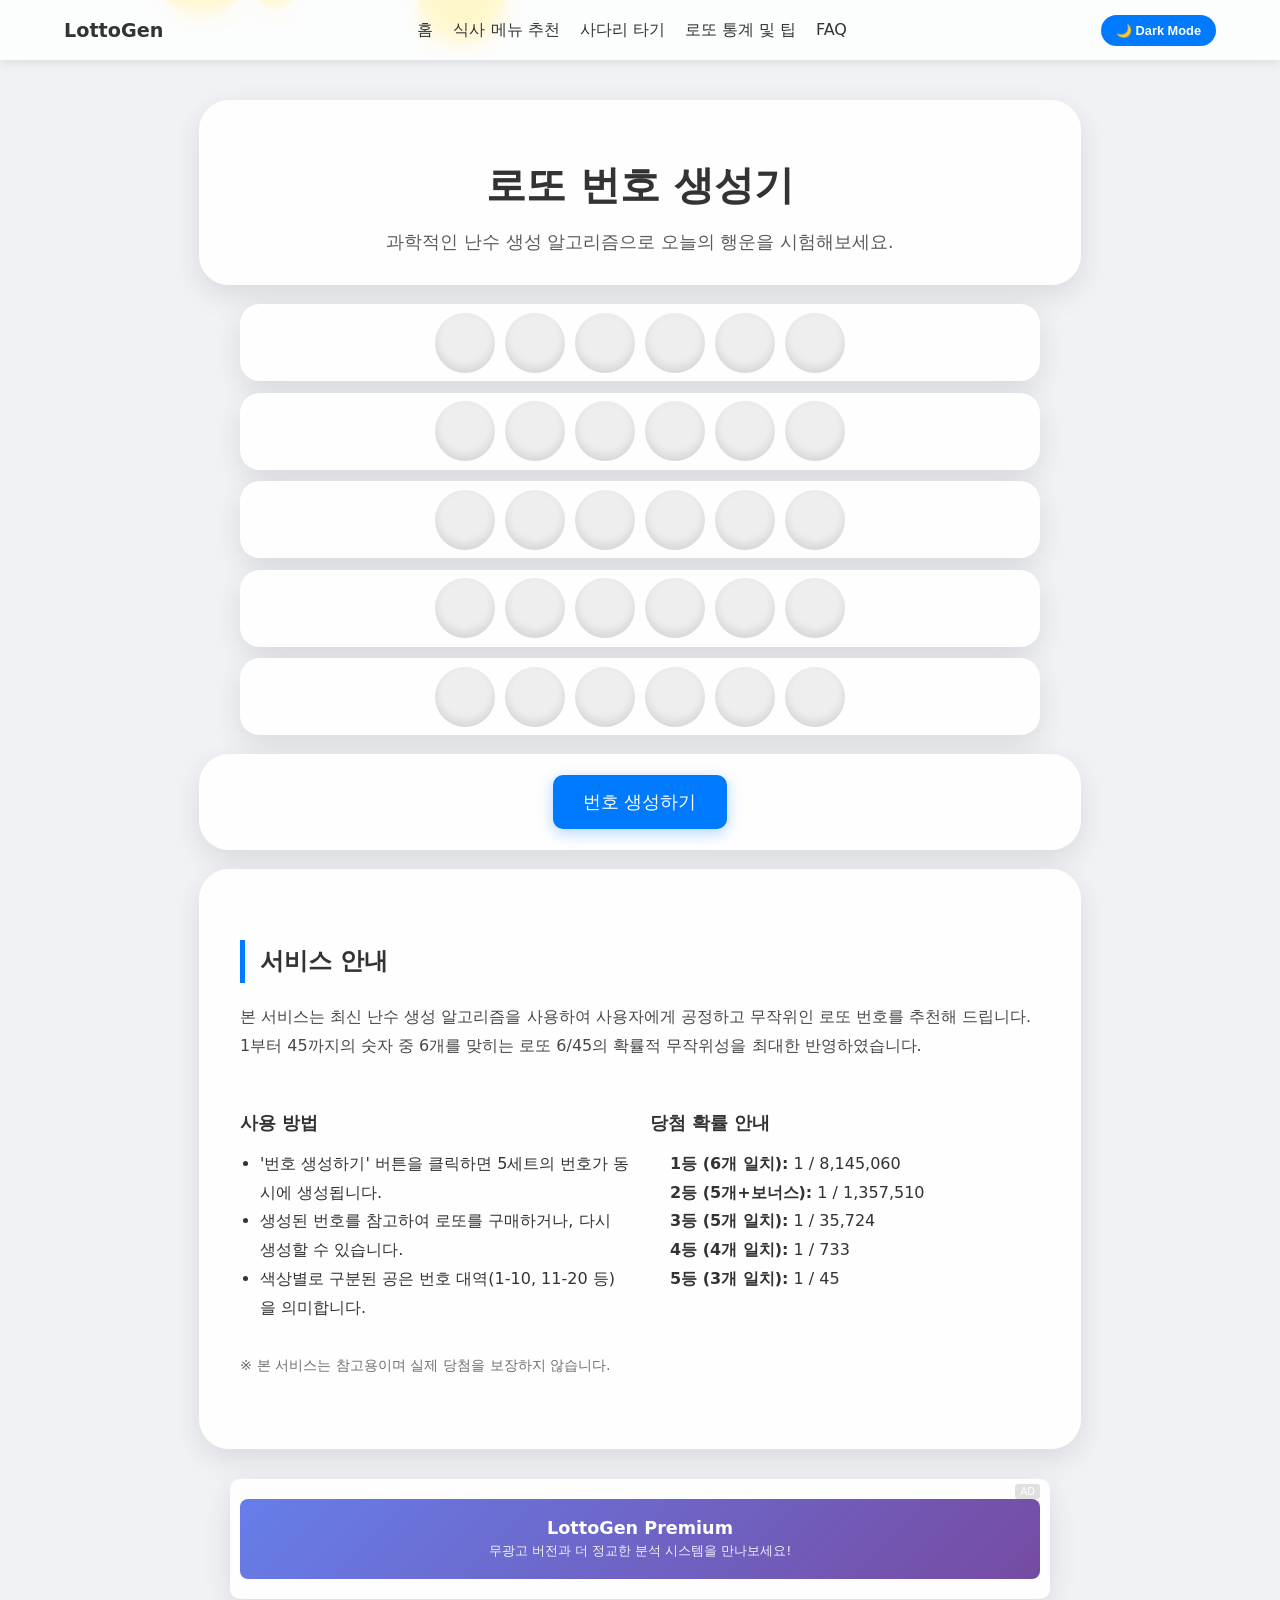
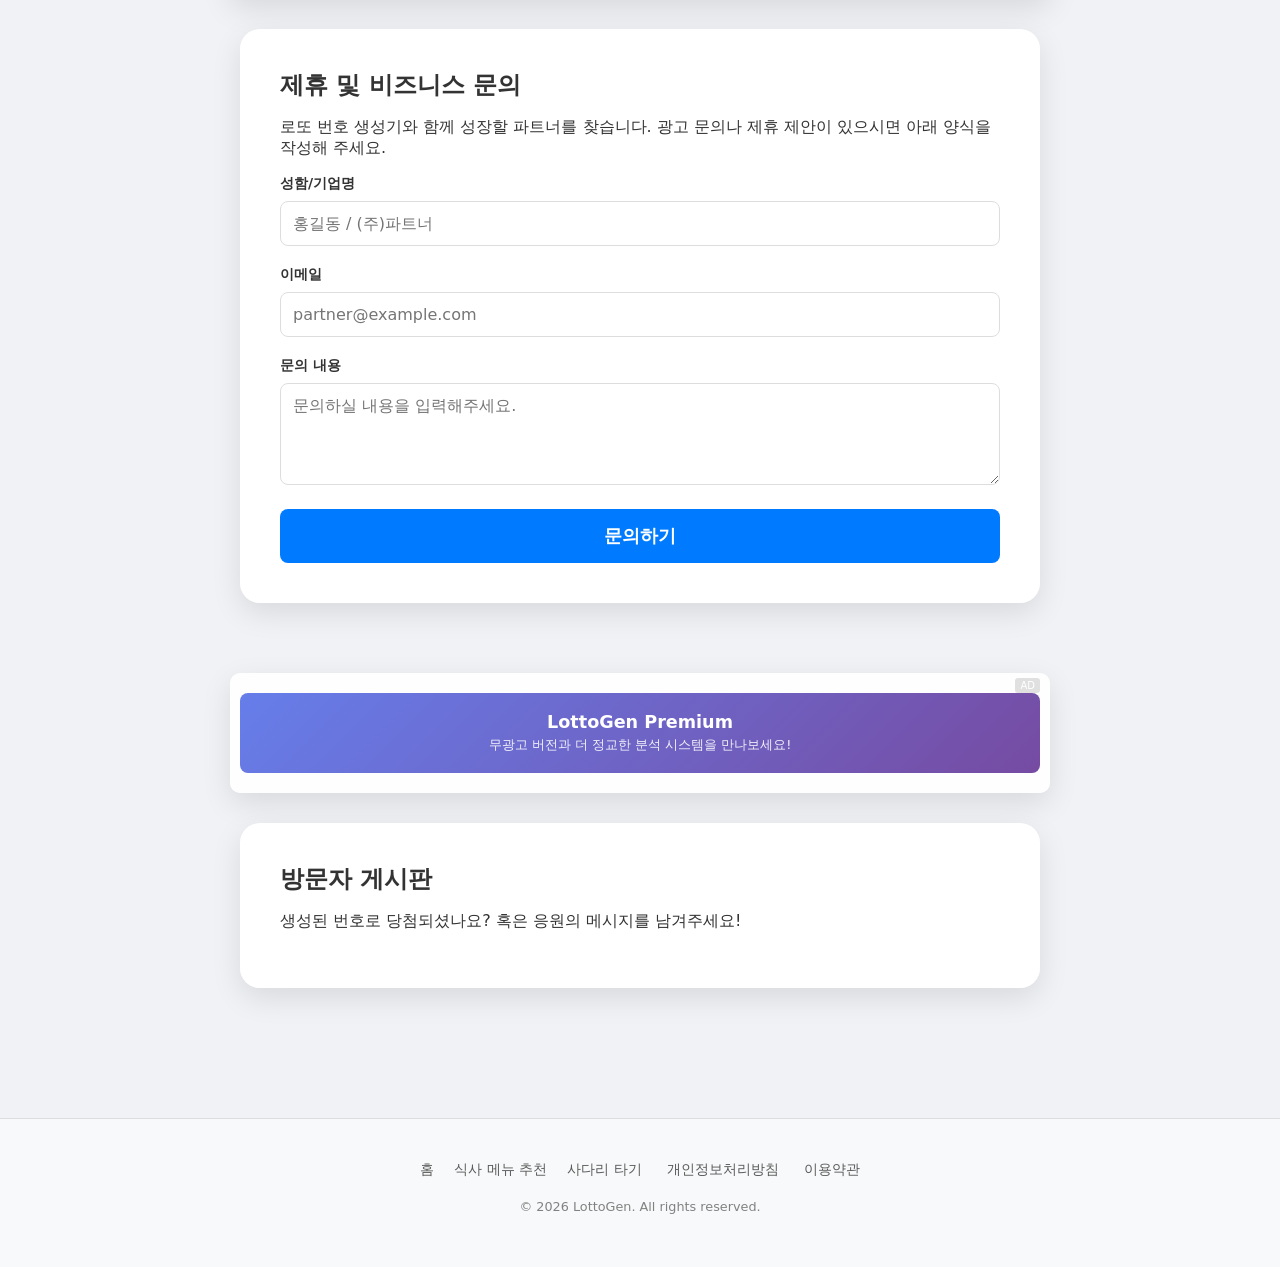
<file: index.html>
<!DOCTYPE html>
<html lang="ko">
<head>
    <!-- Google tag (gtag.js) -->
    <script async src="https://www.googletagmanager.com/gtag/js?id=G-FLSQDCXNYJ"></script>
    <script>
      window.dataLayer = window.dataLayer || [];
      function gtag(){dataLayer.push(arguments);}
      gtag('js', new Date());

      gtag('config', 'G-FLSQDCXNYJ');
    </script>
    <meta charset="UTF-8">
    <meta name="viewport" content="width=device-width, initial-scale=1.0">
    <title>로또 번호 생성기 - 무료 행운 번호 추천 및 통계</title>
    <meta name="description" content="과학적인 난수 생성 알고리즘을 이용한 무료 로또 번호 생성기입니다. 행운의 번호를 확인하고 당첨 확률을 높여보세요.">
    <link rel="stylesheet" href="style.css">
    <!-- Google AdSense -->
    <script async src="https://pagead2.googlesyndication.com/pagead/js/adsbygoogle.js?client=ca-pub-6583728585614609"
     crossorigin="anonymous"></script>
</head>
<body>
    <nav class="navbar">
        <a href="index.html" class="nav-logo">LottoGen</a>
        <ul class="nav-links">
            <li><a href="index.html">홈</a></li>
            <li><a href="menu.html">식사 메뉴 추천</a></li>
            <li><a href="ladder.html">사다리 타기</a></li>
            <li><a href="statistics.html">로또 통계 및 팁</a></li>
            <li><a href="faq.html">FAQ</a></li>
        </ul>
        <button id="theme-toggle">🌙 Dark Mode</button>
    </nav>

    <canvas id="falling-coins-canvas"></canvas>
    
    <main class="container">
        <!-- Title Container -->
        <div class="lotto-machine" style="margin-bottom: 0.5cm; padding: 30px 40px;">
            <h1 style="margin-bottom: 10px;">로또 번호 생성기</h1>
            <p class="subtitle" style="margin-bottom: 0;">과학적인 난수 생성 알고리즘으로 오늘의 행운을 시험해보세요.</p>
        </div>

        <!-- Numbers Container -->
        <div id="lotto-container" style="display: flex; flex-direction: column; gap: 0.3cm; width: 100%; max-width: 800px; margin-bottom: 0.5cm;">
            <!-- Rows will be injected here via JavaScript, each wrapped in .lotto-machine -->
        </div>

        <!-- Button Container -->
        <div class="lotto-machine" style="margin-bottom: 0.5cm; padding: 20px 40px;">
            <button id="generate-btn" style="margin-bottom: 0;">번호 생성하기</button>
        </div>

        <!-- Service Intro Container -->
        <div class="lotto-machine" style="margin-bottom: 30px;">
            <div class="intro-text" style="padding-top: 0; margin-top: 0;">
                <h2 style="font-size: 1.5rem;">서비스 안내</h2>
                <p>본 서비스는 최신 난수 생성 알고리즘을 사용하여 사용자에게 공정하고 무작위인 로또 번호를 추천해 드립니다. 1부터 45까지의 숫자 중 6개를 맞히는 로또 6/45의 확률적 무작위성을 최대한 반영하였습니다.</p>
                
                <div style="display: grid; grid-template-columns: 1fr 1fr; gap: 20px; margin: 30px 0;">
                    <div>
                        <h3 style="font-size: 1.1rem; margin-bottom: 10px; font-weight: bold; text-align: left;">사용 방법</h3>
                        <ul style="text-align: left; padding-left: 20px; margin: 0;">
                            <li>'번호 생성하기' 버튼을 클릭하면 5세트의 번호가 동시에 생성됩니다.</li>
                            <li>생성된 번호를 참고하여 로또를 구매하거나, 다시 생성할 수 있습니다.</li>
                            <li>색상별로 구분된 공은 번호 대역(1-10, 11-20 등)을 의미합니다.</li>
                        </ul>
                    </div>
                    <div>
                        <h3 style="font-size: 1.1rem; margin-bottom: 10px; font-weight: bold; text-align: left;">당첨 확률 안내</h3>
                        <ul style="text-align: left; padding-left: 20px; margin: 0; list-style-type: none;">
                            <li><strong>1등 (6개 일치):</strong> 1 / 8,145,060</li>
                            <li><strong>2등 (5개+보너스):</strong> 1 / 1,357,510</li>
                            <li><strong>3등 (5개 일치):</strong> 1 / 35,724</li>
                            <li><strong>4등 (4개 일치):</strong> 1 / 733</li>
                            <li><strong>5등 (3개 일치):</strong> 1 / 45</li>
                        </ul>
                    </div>
                </div>
                <p style="font-size: 0.9rem; opacity: 0.7;">※ 본 서비스는 참고용이며 실제 당첨을 보장하지 않습니다.</p>
            </div>
        </div>

        <!-- Middle Ad Unit -->
        <div class="ad-container" style="margin-bottom: 30px;">
            <a href="#" class="ad-placeholder">
                <span class="ad-tag">AD</span>
                <h4>LottoGen Premium</h4>
                <p>무광고 버전과 더 정교한 분석 시스템을 만나보세요!</p>
            </a>
        </div>

        <section class="partnership-section" style="margin-bottom: 30px;">
            <div class="form-card">
                <h2>제휴 및 비즈니스 문의</h2>
                <p>로또 번호 생성기와 함께 성장할 파트너를 찾습니다. 광고 문의나 제휴 제안이 있으시면 아래 양식을 작성해 주세요.</p>
                <form action="https://formspree.io/f/xeepylnz" method="POST" id="inquiry-form">
                    <div class="form-group">
                        <label for="name">성함/기업명</label>
                        <input type="text" id="name" name="name" placeholder="홍길동 / (주)파트너" required>
                    </div>
                    <div class="form-group">
                        <label for="email">이메일</label>
                        <input type="email" id="email" name="_replyto" placeholder="partner@example.com" required>
                    </div>
                    <div class="form-group">
                        <label for="message">문의 내용</label>
                        <textarea id="message" name="message" rows="4" placeholder="문의하실 내용을 입력해주세요." required></textarea>
                    </div>
                    <button type="submit" class="submit-btn">문의하기</button>
                </form>
            </div>
        </section>

        <!-- Bottom Ad Unit -->
        <div class="ad-container" style="margin-bottom: 30px;">
            <a href="#" class="ad-placeholder">
                <span class="ad-tag">AD</span>
                <h4>LottoGen Premium</h4>
                <p>무광고 버전과 더 정교한 분석 시스템을 만나보세요!</p>
            </a>
        </div>

        <section class="comments-section" style="margin-bottom: 30px;">
            <div class="comments-card">
                <h2>방문자 게시판</h2>
                <p>생성된 번호로 당첨되셨나요? 혹은 응원의 메시지를 남겨주세요!</p>
                <div id="disqus_thread"></div>
                <script>
                    (function() { 
                    var d = document, s = d.createElement('script');
                    s.src = 'https://comeacross21.disqus.com/embed.js';
                    s.setAttribute('data-timestamp', +new Date());
                    (d.head || d.body).appendChild(s);
                    })();
                </script>
            </div>
        </section>
    </main>

    <footer class="site-footer">
        <div class="footer-links">
            <a href="index.html">홈</a><a href="menu.html">식사 메뉴 추천</a><a href="ladder.html">사다리 타기</a>
            <a href="privacy.html">개인정보처리방침</a>
            <a href="terms.html">이용약관</a>
        </div>
        <p class="copyright">&copy; 2026 LottoGen. All rights reserved.</p>
    </footer>

    <script src="main.js"></script>
</body>
</html>
</file>
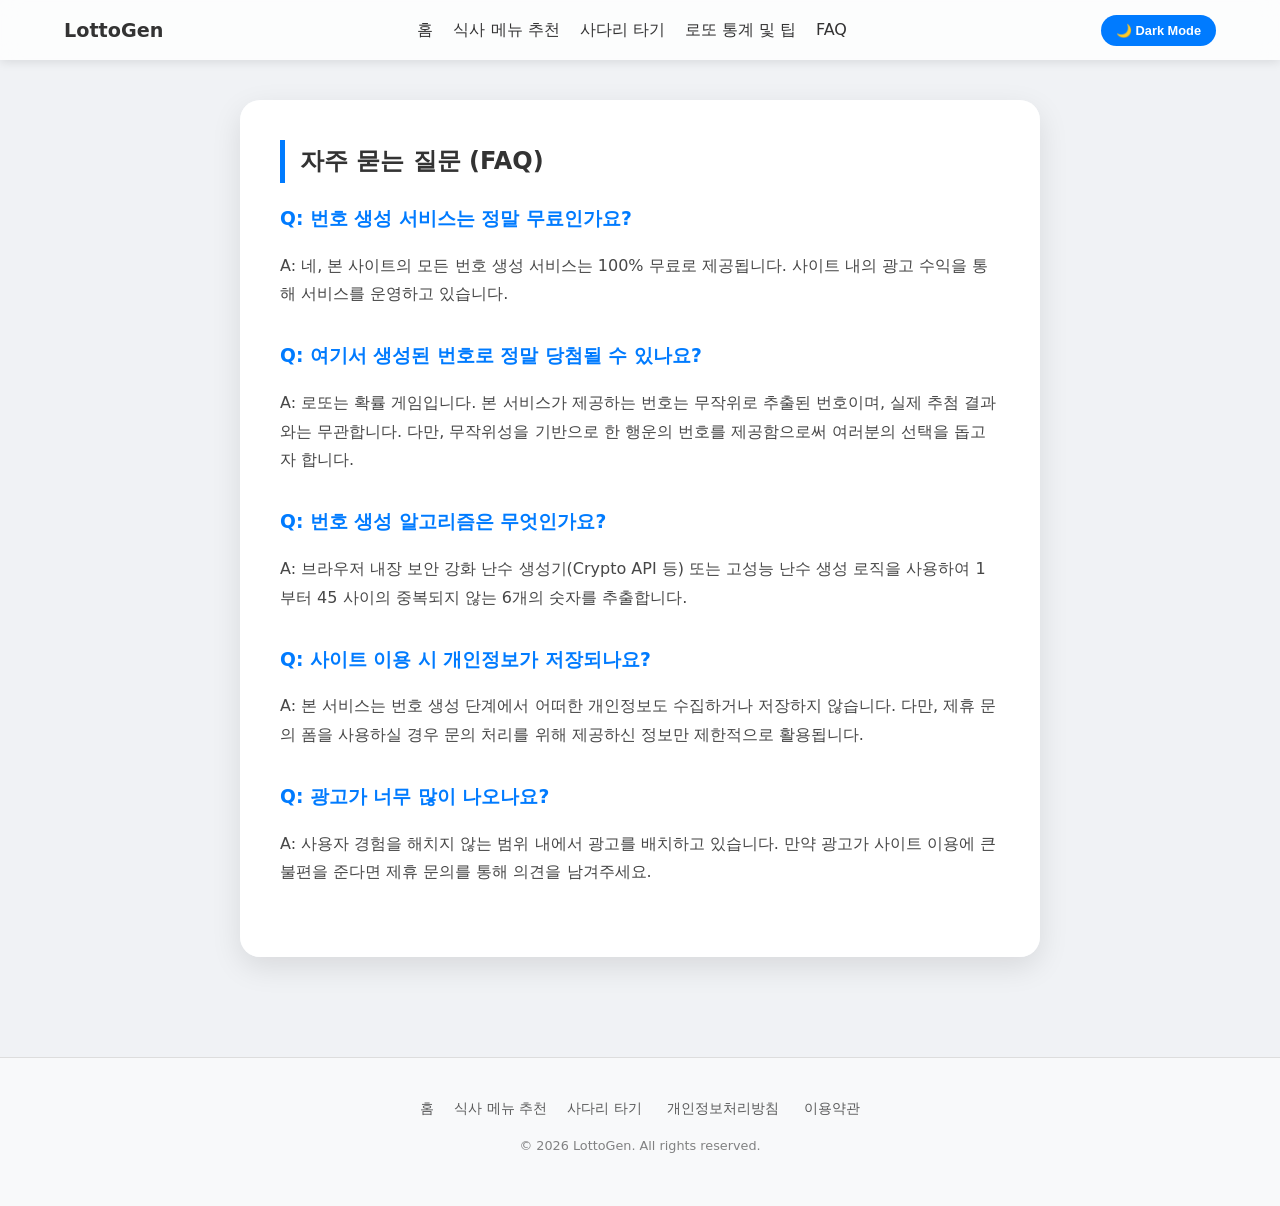
<file: faq.html>
<!DOCTYPE html>
<html lang="ko">
<head>
    <!-- Google tag (gtag.js) -->
    <script async src="https://www.googletagmanager.com/gtag/js?id=G-FLSQDCXNYJ"></script>
    <script>
      window.dataLayer = window.dataLayer || [];
      function gtag(){dataLayer.push(arguments);}
      gtag('js', new Date());

      gtag('config', 'G-FLSQDCXNYJ');
    </script>
    <meta charset="UTF-8">
    <meta name="viewport" content="width=device-width, initial-scale=1.0, maximum-scale=1.0, user-scalable=no">
    <title>자주 묻는 질문 (FAQ) - LottoGen</title>
    <meta name="description" content="LottoGen 서비스 이용 방법, 번호 생성 알고리즘 및 기타 로또 관련 궁금한 점들을 해결해 드립니다.">
    <link rel="stylesheet" href="style.css">
    <!-- Google AdSense -->
    <script async src="https://pagead2.googlesyndication.com/pagead/js/adsbygoogle.js?client=ca-pub-6583728585614609"
     crossorigin="anonymous"></script>
</head>
<body>
    <nav class="navbar">
        <a href="index.html" class="nav-logo">LottoGen</a>
        <ul class="nav-links">
            <li><a href="index.html">홈</a></li>
            <li><a href="menu.html">식사 메뉴 추천</a></li>
            <li><a href="ladder.html">사다리 타기</a></li>
            <li><a href="statistics.html">로또 통계 및 팁</a></li>
            <li><a href="faq.html">FAQ</a></li>
        </ul>
        <button id="theme-toggle">🌙 Dark Mode</button>
    </nav>

    <main class="container">
        <section class="content-article">
            <div class="article-card">
                <h2>자주 묻는 질문 (FAQ)</h2>
                <div class="faq-list">
                    <div class="faq-item">
                        <h3>Q: 번호 생성 서비스는 정말 무료인가요?</h3>
                        <p>A: 네, 본 사이트의 모든 번호 생성 서비스는 100% 무료로 제공됩니다. 사이트 내의 광고 수익을 통해 서비스를 운영하고 있습니다.</p>
                    </div>
                    <div class="faq-item">
                        <h3>Q: 여기서 생성된 번호로 정말 당첨될 수 있나요?</h3>
                        <p>A: 로또는 확률 게임입니다. 본 서비스가 제공하는 번호는 무작위로 추출된 번호이며, 실제 추첨 결과와는 무관합니다. 다만, 무작위성을 기반으로 한 행운의 번호를 제공함으로써 여러분의 선택을 돕고자 합니다.</p>
                    </div>
                    <div class="faq-item">
                        <h3>Q: 번호 생성 알고리즘은 무엇인가요?</h3>
                        <p>A: 브라우저 내장 보안 강화 난수 생성기(Crypto API 등) 또는 고성능 난수 생성 로직을 사용하여 1부터 45 사이의 중복되지 않는 6개의 숫자를 추출합니다.</p>
                    </div>
                    <div class="faq-item">
                        <h3>Q: 사이트 이용 시 개인정보가 저장되나요?</h3>
                        <p>A: 본 서비스는 번호 생성 단계에서 어떠한 개인정보도 수집하거나 저장하지 않습니다. 다만, 제휴 문의 폼을 사용하실 경우 문의 처리를 위해 제공하신 정보만 제한적으로 활용됩니다.</p>
                    </div>
                    <div class="faq-item">
                        <h3>Q: 광고가 너무 많이 나오나요?</h3>
                        <p>A: 사용자 경험을 해치지 않는 범위 내에서 광고를 배치하고 있습니다. 만약 광고가 사이트 이용에 큰 불편을 준다면 제휴 문의를 통해 의견을 남겨주세요.</p>
                    </div>
                </div>
            </div>
        </section>
    </main>

    <footer class="site-footer">
        <div class="footer-links">
            <a href="index.html">홈</a><a href="menu.html">식사 메뉴 추천</a><a href="ladder.html">사다리 타기</a>
            <a href="privacy.html">개인정보처리방침</a>
            <a href="terms.html">이용약관</a>
        </div>
        <p class="copyright">&copy; 2026 LottoGen. All rights reserved.</p>
    </footer>

    <script src="main.js"></script>
</body>
</html>
</file>
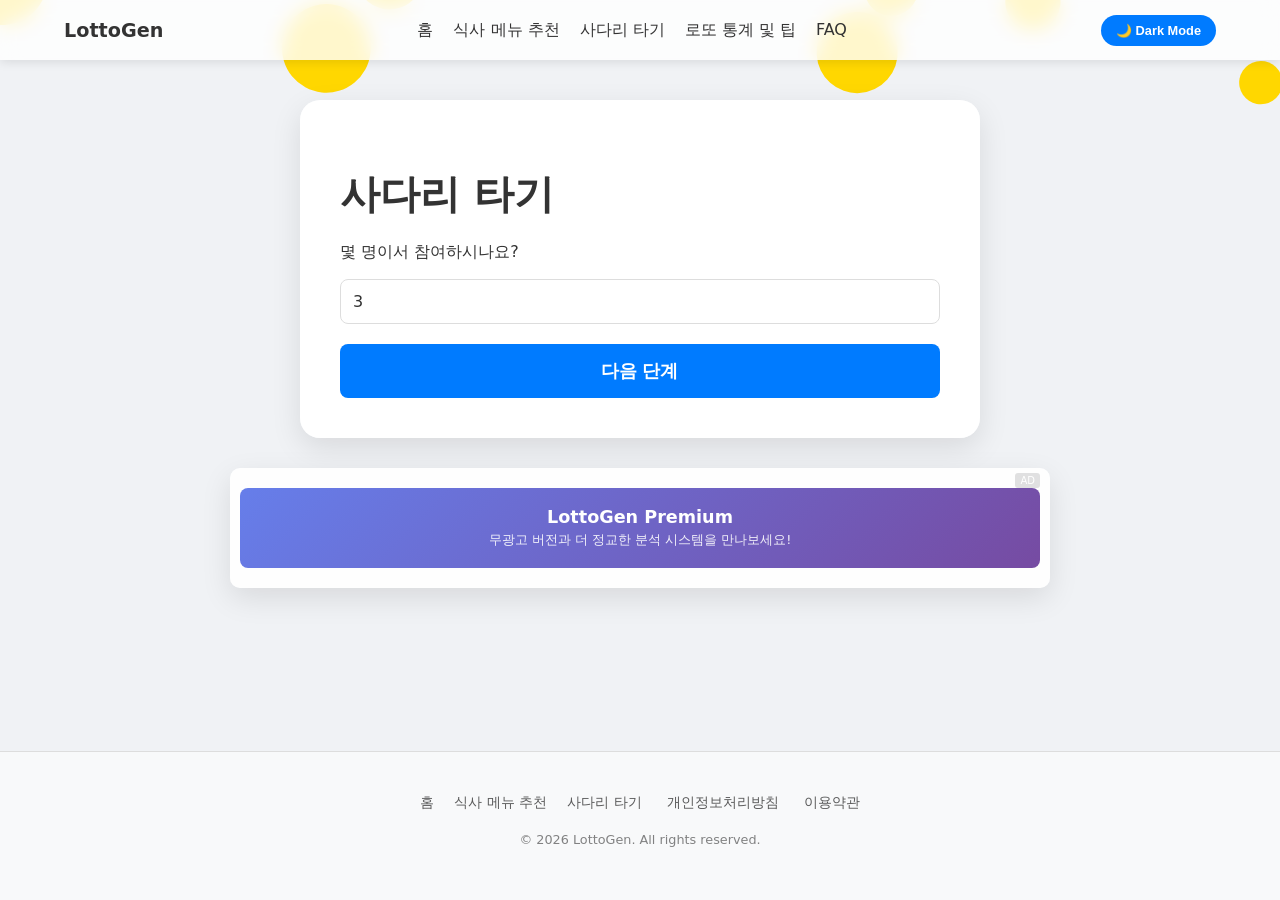
<file: ladder.html>
<!DOCTYPE html>
<html lang="ko">
<head>
    <!-- Google tag (gtag.js) -->
    <script async src="https://www.googletagmanager.com/gtag/js?id=G-FLSQDCXNYJ"></script>
    <script>
      window.dataLayer = window.dataLayer || [];
      function gtag(){dataLayer.push(arguments);}
      gtag('js', new Date());

      gtag('config', 'G-FLSQDCXNYJ');
    </script>
    <meta charset="UTF-8">
    <meta name="viewport" content="width=device-width, initial-scale=1.0, maximum-scale=1.0, user-scalable=no">
    <title>사다리 타기 - 재미있는 복불복 게임 | LottoGen</title>
    <meta name="description" content="친구들과 함께 즐기는 사다리 타기 게임! 귀여운 토끼와 함께 행운의 주인공을 찾아보세요.">
    <link rel="stylesheet" href="style.css">
    <style>
        .ladder-setup {
            width: 100%;
            max-width: 600px;
            margin-bottom: 30px;
        }
        .step-container {
            display: none;
            animation: fadeIn 0.5s ease;
        }
        .step-container.active {
            display: block;
        }
        @keyframes fadeIn {
            from { opacity: 0; transform: translateY(10px); }
            to { opacity: 1; transform: translateY(0); }
        }
        .input-grid {
            display: grid;
            grid-template-columns: 1fr 1fr;
            gap: 15px;
            margin-top: 20px;
        }
        .ladder-game-area {
            position: relative;
            width: fit-content; /* Change from 100% to fit-content for centering on desktop */
            max-width: 100%;
            background: var(--form-card-bg);
            border-radius: 20px;
            padding: 20px;
            display: none;
            flex-direction: column;
            align-items: center;
            box-shadow: var(--shadow);
            backdrop-filter: blur(15px);
            border: 1px solid rgba(255, 255, 255, 0.1);
            margin: 0 auto; /* This centers fit-content */
            box-sizing: border-box;
        }
        .ladder-scroll-container {
            width: 100%;
            overflow-x: auto;
            -webkit-overflow-scrolling: touch;
            padding: 10px 0;
            display: flex;
            flex-direction: column;
            align-items: flex-start; /* Ensure starts from left when overflowing */
        }
        #ladder-canvas {
            background: transparent;
            cursor: pointer;
            display: block;
        }
        .ladder-labels {
            position: relative;
            height: 40px;
            width: 100%;
            margin: 0;
            padding: 0;
        }
        .label-box {
            position: absolute;
            background: var(--machine-bg);
            padding: 5px 8px;
            border-radius: 5px;
            font-weight: bold;
            font-size: 0.8rem;
            min-width: 50px;
            max-width: 80px;
            text-align: center;
            box-shadow: var(--shadow);
            word-break: break-all;
            transform: translateX(-50%);
            white-space: nowrap;
            overflow: hidden;
            text-overflow: ellipsis;
        }
        .top-labels {
            margin-bottom: 10px;
        }
        .bottom-labels {
            margin-top: 10px;
        }
        .bottom-labels .label-box {
            background: var(--btn-bg);
            color: white;
        }
        #execution-info {
            margin-top: 20px;
            font-weight: bold;
            color: var(--btn-bg);
            font-size: 1.2rem;
            height: 1.5rem;
        }
        #start-execution-btn {
            margin-top: 20px;
            display: none;
        }
        .participant-input-group {
            background: var(--machine-bg);
            padding: 15px;
            border-radius: 10px;
            box-shadow: var(--shadow);
        }
        @media (max-width: 480px) {
            .ladder-game-area {
                width: 100%;
                padding: 20px 10px;
            }
        }
    </style>
</head>
<body>
    <nav class="navbar">
        <a href="index.html" class="nav-logo">LottoGen</a>
        <ul class="nav-links">
            <li><a href="index.html">홈</a></li>
            <li><a href="menu.html">식사 메뉴 추천</a></li>
            <li><a href="ladder.html">사다리 타기</a></li>
            <li><a href="statistics.html">로또 통계 및 팁</a></li>
            <li><a href="faq.html">FAQ</a></li>
        </ul>
        <button id="theme-toggle">🌙 Dark Mode</button>
    </nav>

    <canvas id="falling-coins-canvas"></canvas>
    
    <main class="container">
        <div class="form-card ladder-setup" id="setup-card">
            <h1>사다리 타기</h1>
            
            <!-- Step 1: Participants Count -->
            <div id="step-1" class="step-container active">
                <p>몇 명이서 참여하시나요?</p>
                <div class="form-group">
                    <input type="number" id="player-count" min="2" max="20" value="3">
                </div>
                <button id="to-step-2" class="submit-btn">다음 단계</button>
            </div>

            <!-- Step 2: Names and Outcomes -->
            <div id="step-2" class="step-container">
                <p>참가자 이름과 결과를 각각 입력해주세요.</p>
                
                <div style="display: grid; grid-template-columns: 1fr 1fr; gap: 30px;">
                    <div>
                        <h3 style="font-size: 0.9rem; margin-bottom: 15px; opacity: 0.8;">참가자 이름</h3>
                        <div id="player-names-container" style="display: flex; flex-direction: column; gap: 10px;">
                            <!-- Dynamic name inputs here -->
                        </div>
                    </div>
                    <div>
                        <h3 style="font-size: 0.9rem; margin-bottom: 15px; opacity: 0.8;">사다리 결과</h3>
                        <div id="player-outcomes-container" style="display: flex; flex-direction: column; gap: 10px;">
                            <!-- Dynamic outcome inputs here -->
                        </div>
                    </div>
                </div>
                
                <button id="to-game" class="submit-btn" style="margin-top: 30px;">사다리 만들기</button>
            </div>
        </div>

        <div class="ladder-game-area" id="game-area">
            <div class="ladder-scroll-container">
                <div class="ladder-labels top-labels" id="top-labels"></div>
                <canvas id="ladder-canvas"></canvas>
                <div class="ladder-labels bottom-labels" id="bottom-labels"></div>
            </div>
            
            <div id="execution-info"></div>
            <button id="start-execution-btn" class="submit-btn" style="max-width: 200px;">실행하기</button>
            <button id="reset-game-btn" style="margin-top: 15px; background: none; border: 1px solid var(--btn-bg); color: var(--btn-bg); padding: 8px 15px; border-radius: 5px; cursor: pointer;">다시 만들기</button>

            <!-- Result History Section -->
            <div id="ladder-history" style="margin-top: 30px; width: 100%; max-width: 400px; border-top: 1px solid rgba(0,0,0,0.1); padding-top: 20px; display: none;">
                <h3 style="font-size: 1rem; margin-bottom: 15px; text-align: center;">실행 결과</h3>
                <div id="history-list" style="display: flex; flex-direction: column; gap: 10px;">
                    <!-- Results will be added here -->
                </div>
            </div>
        </div>

        <!-- Ad Unit -->
        <div class="ad-container">
            <a href="#" class="ad-placeholder">
                <span class="ad-tag">AD</span>
                <h4>LottoGen Premium</h4>
                <p>무광고 버전과 더 정교한 분석 시스템을 만나보세요!</p>
            </a>
        </div>
    </main>

    <footer class="site-footer">
        <div class="footer-links">
            <a href="index.html">홈</a><a href="menu.html">식사 메뉴 추천</a><a href="ladder.html">사다리 타기</a>
            <a href="privacy.html">개인정보처리방침</a>
            <a href="terms.html">이용약관</a>
        </div>
        <p class="copyright">&copy; 2026 LottoGen. All rights reserved.</p>
    </footer>

    <script src="main.js"></script>
</body>
</html>
</file>
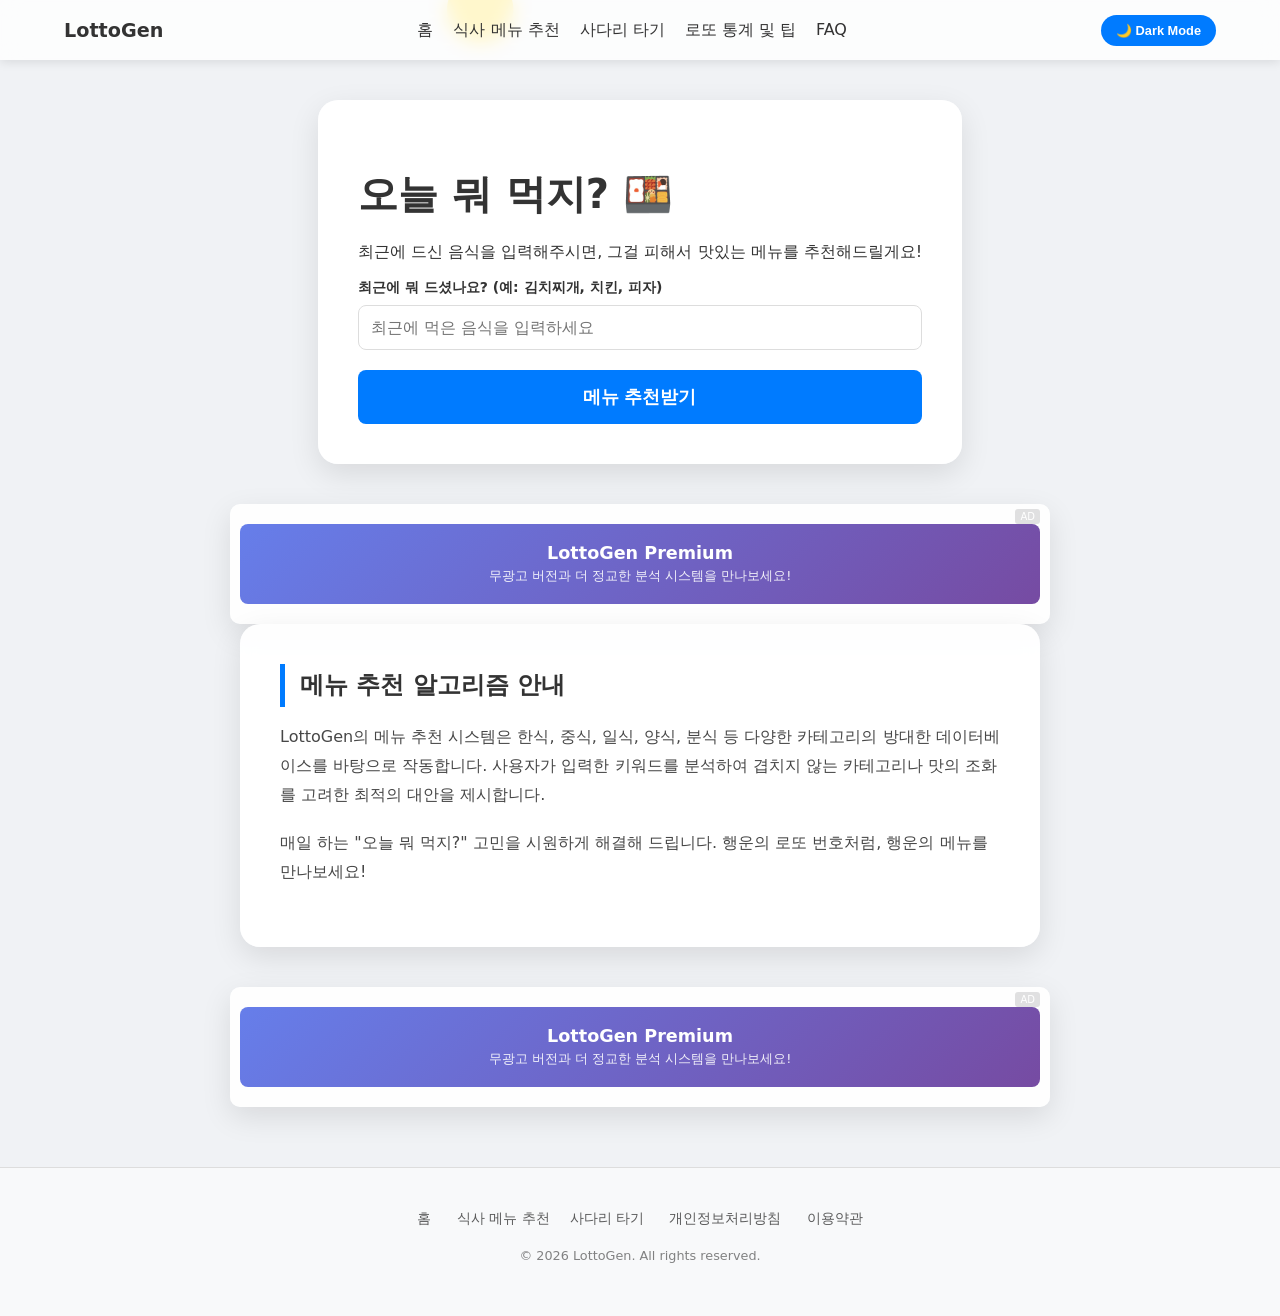
<file: menu.html>
<!DOCTYPE html>
<html lang="ko">
<head>
    <!-- Google tag (gtag.js) -->
    <script async src="https://www.googletagmanager.com/gtag/js?id=G-FLSQDCXNYJ"></script>
    <script>
      window.dataLayer = window.dataLayer || [];
      function gtag(){dataLayer.push(arguments);}
      gtag('js', new Date());

      gtag('config', 'G-FLSQDCXNYJ');
    </script>
    <meta charset="UTF-8">
    <meta name="viewport" content="width=device-width, initial-scale=1.0, maximum-scale=1.0, user-scalable=no">
    <title>식사 메뉴 추천 - 오늘 뭐 먹지? | LottoGen</title>
    <meta name="description" content="최근에 먹은 음식을 피해서 오늘 먹을 최고의 메뉴를 추천해드립니다. 결정 장애 해결사!">
    <link rel="stylesheet" href="style.css">
    <!-- Google AdSense -->
    <script async src="https://pagead2.googlesyndication.com/pagead/js/adsbygoogle.js?client=ca-pub-6583728585614609"
     crossorigin="anonymous"></script>
</head>
<body>
    <nav class="navbar">
        <a href="index.html" class="nav-logo">LottoGen</a>
        <ul class="nav-links">
            <li><a href="index.html">홈</a></li>
            <li><a href="menu.html">식사 메뉴 추천</a></li>
            <li><a href="ladder.html">사다리 타기</a></li>
            <li><a href="statistics.html">로또 통계 및 팁</a></li>
            <li><a href="faq.html">FAQ</a></li>
        </ul>
        <button id="theme-toggle">🌙 Dark Mode</button>
    </nav>

    <canvas id="falling-coins-canvas"></canvas>
    
    <main class="container">
        <div class="form-card">
            <h1>오늘 뭐 먹지? 🍱</h1>
            <p>최근에 드신 음식을 입력해주시면, 그걸 피해서 맛있는 메뉴를 추천해드릴게요!</p>
            
            <div class="form-group">
                <label for="recent-food">최근에 뭐 드셨나요? (예: 김치찌개, 치킨, 피자)</label>
                <input type="text" id="recent-food" placeholder="최근에 먹은 음식을 입력하세요">
            </div>
            <button id="recommend-menu-btn" class="submit-btn">메뉴 추천받기</button>

            <div id="recommendation-result" style="margin-top: 30px; display: none; text-align: center;">
                <h2 style="font-size: 1.5rem; margin-bottom: 15px;">오늘의 추천 메뉴는?</h2>
                <div id="food-display" style="font-size: 2.5rem; font-weight: bold; color: var(--btn-bg); margin-bottom: 20px;"></div>
                <p id="food-reason" style="opacity: 0.8; line-height: 1.6;"></p>
                <button id="retry-menu-btn" style="margin-top: 20px; background: none; border: 1px solid var(--btn-bg); color: var(--btn-bg); padding: 8px 15px; border-radius: 5px; cursor: pointer;">다시 추천받기</button>
            </div>
        </div>

        <!-- Middle Ad Unit -->
        <div class="ad-container">
            <a href="#" class="ad-placeholder">
                <span class="ad-tag">AD</span>
                <h4>LottoGen Premium</h4>
                <p>무광고 버전과 더 정교한 분석 시스템을 만나보세요!</p>
            </a>
        </div>

        <section class="intro-text">
            <div class="article-card">
                <h2>메뉴 추천 알고리즘 안내</h2>
                <p>LottoGen의 메뉴 추천 시스템은 한식, 중식, 일식, 양식, 분식 등 다양한 카테고리의 방대한 데이터베이스를 바탕으로 작동합니다. 사용자가 입력한 키워드를 분석하여 겹치지 않는 카테고리나 맛의 조화를 고려한 최적의 대안을 제시합니다.</p>
                <p>매일 하는 "오늘 뭐 먹지?" 고민을 시원하게 해결해 드립니다. 행운의 로또 번호처럼, 행운의 메뉴를 만나보세요!</p>
            </div>
        </section>

        <!-- Bottom Ad Unit -->
        <div class="ad-container">
            <a href="#" class="ad-placeholder">
                <span class="ad-tag">AD</span>
                <h4>LottoGen Premium</h4>
                <p>무광고 버전과 더 정교한 분석 시스템을 만나보세요!</p>
            </a>
        </div>
    </main>

    <footer class="site-footer">
        <div class="footer-links">
            <a href="index.html">홈</a>
            <a href="menu.html">식사 메뉴 추천</a><a href="ladder.html">사다리 타기</a>
            <a href="privacy.html">개인정보처리방침</a>
            <a href="terms.html">이용약관</a>
        </div>
        <p class="copyright">&copy; 2026 LottoGen. All rights reserved.</p>
    </footer>

    <script src="main.js"></script>
</body>
</html>
</file>
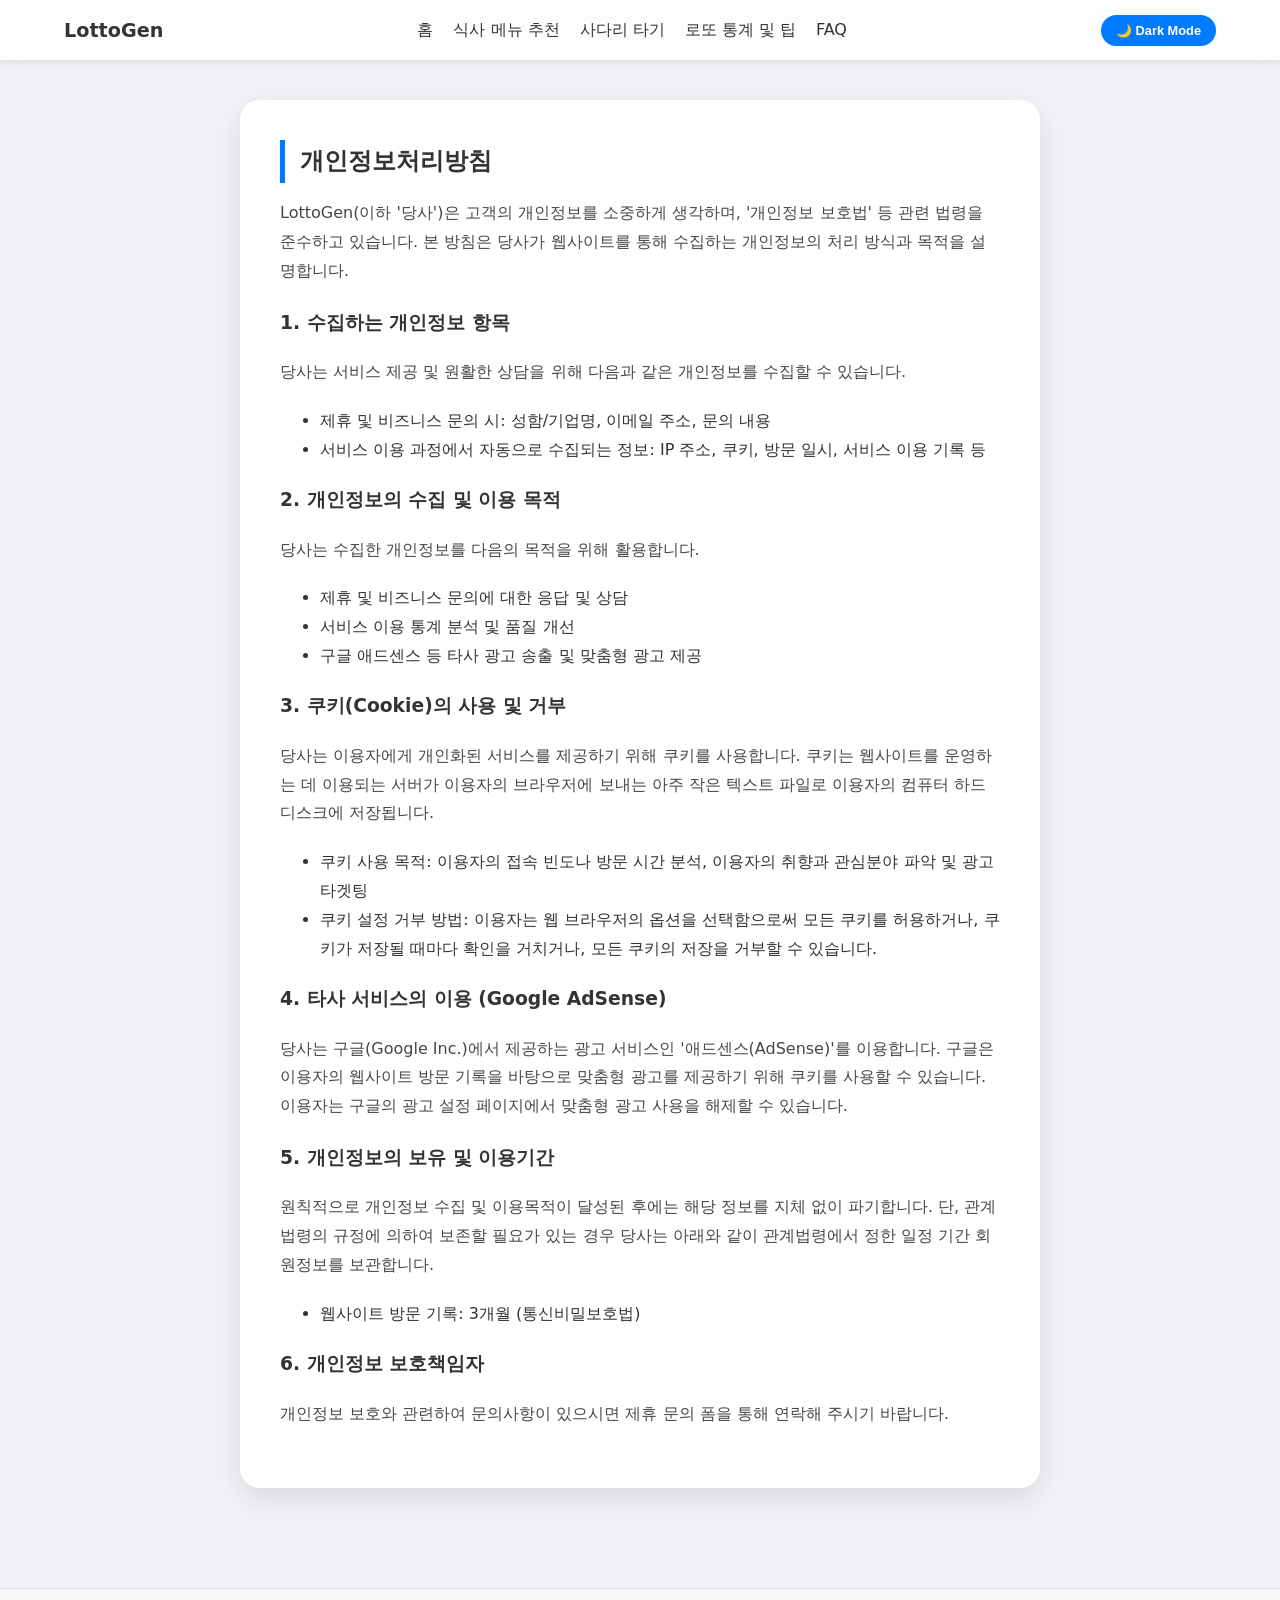
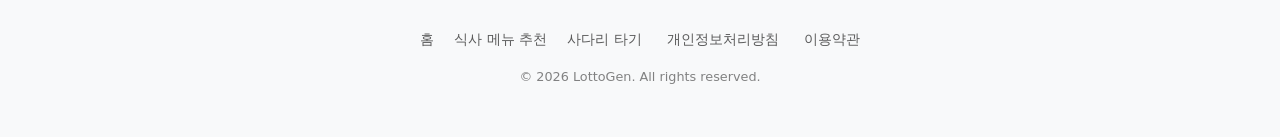
<file: privacy.html>
<!DOCTYPE html>
<html lang="ko">
<head>
    <!-- Google tag (gtag.js) -->
    <script async src="https://www.googletagmanager.com/gtag/js?id=G-FLSQDCXNYJ"></script>
    <script>
      window.dataLayer = window.dataLayer || [];
      function gtag(){dataLayer.push(arguments);}
      gtag('js', new Date());

      gtag('config', 'G-FLSQDCXNYJ');
    </script>
    <meta charset="UTF-8">
    <meta name="viewport" content="width=device-width, initial-scale=1.0, maximum-scale=1.0, user-scalable=no">
    <title>개인정보처리방침 - LottoGen</title>
    <link rel="stylesheet" href="style.css">
    <!-- Google AdSense -->
    <script async src="https://pagead2.googlesyndication.com/pagead/js/adsbygoogle.js?client=ca-pub-6583728585614609"
     crossorigin="anonymous"></script>
</head>
<body>
    <nav class="navbar">
        <a href="index.html" class="nav-logo">LottoGen</a>
        <ul class="nav-links">
            <li><a href="index.html">홈</a></li>
            <li><a href="menu.html">식사 메뉴 추천</a></li>
            <li><a href="ladder.html">사다리 타기</a></li>
            <li><a href="statistics.html">로또 통계 및 팁</a></li>
            <li><a href="faq.html">FAQ</a></li>
        </ul>
        <button id="theme-toggle">🌙 Dark Mode</button>
    </nav>

    <main class="container">
        <article class="content-article">
            <div class="article-card">
                <h2>개인정보처리방침</h2>
                <p>LottoGen(이하 '당사')은 고객의 개인정보를 소중하게 생각하며, '개인정보 보호법' 등 관련 법령을 준수하고 있습니다. 본 방침은 당사가 웹사이트를 통해 수집하는 개인정보의 처리 방식과 목적을 설명합니다.</p>

                <h3>1. 수집하는 개인정보 항목</h3>
                <p>당사는 서비스 제공 및 원활한 상담을 위해 다음과 같은 개인정보를 수집할 수 있습니다.</p>
                <ul>
                    <li>제휴 및 비즈니스 문의 시: 성함/기업명, 이메일 주소, 문의 내용</li>
                    <li>서비스 이용 과정에서 자동으로 수집되는 정보: IP 주소, 쿠키, 방문 일시, 서비스 이용 기록 등</li>
                </ul>

                <h3>2. 개인정보의 수집 및 이용 목적</h3>
                <p>당사는 수집한 개인정보를 다음의 목적을 위해 활용합니다.</p>
                <ul>
                    <li>제휴 및 비즈니스 문의에 대한 응답 및 상담</li>
                    <li>서비스 이용 통계 분석 및 품질 개선</li>
                    <li>구글 애드센스 등 타사 광고 송출 및 맞춤형 광고 제공</li>
                </ul>

                <h3>3. 쿠키(Cookie)의 사용 및 거부</h3>
                <p>당사는 이용자에게 개인화된 서비스를 제공하기 위해 쿠키를 사용합니다. 쿠키는 웹사이트를 운영하는 데 이용되는 서버가 이용자의 브라우저에 보내는 아주 작은 텍스트 파일로 이용자의 컴퓨터 하드디스크에 저장됩니다.</p>
                <ul>
                    <li>쿠키 사용 목적: 이용자의 접속 빈도나 방문 시간 분석, 이용자의 취향과 관심분야 파악 및 광고 타겟팅</li>
                    <li>쿠키 설정 거부 방법: 이용자는 웹 브라우저의 옵션을 선택함으로써 모든 쿠키를 허용하거나, 쿠키가 저장될 때마다 확인을 거치거나, 모든 쿠키의 저장을 거부할 수 있습니다.</li>
                </ul>

                <h3>4. 타사 서비스의 이용 (Google AdSense)</h3>
                <p>당사는 구글(Google Inc.)에서 제공하는 광고 서비스인 '애드센스(AdSense)'를 이용합니다. 구글은 이용자의 웹사이트 방문 기록을 바탕으로 맞춤형 광고를 제공하기 위해 쿠키를 사용할 수 있습니다. 이용자는 구글의 광고 설정 페이지에서 맞춤형 광고 사용을 해제할 수 있습니다.</p>

                <h3>5. 개인정보의 보유 및 이용기간</h3>
                <p>원칙적으로 개인정보 수집 및 이용목적이 달성된 후에는 해당 정보를 지체 없이 파기합니다. 단, 관계법령의 규정에 의하여 보존할 필요가 있는 경우 당사는 아래와 같이 관계법령에서 정한 일정 기간 회원정보를 보관합니다.</p>
                <ul>
                    <li>웹사이트 방문 기록: 3개월 (통신비밀보호법)</li>
                </ul>

                <h3>6. 개인정보 보호책임자</h3>
                <p>개인정보 보호와 관련하여 문의사항이 있으시면 제휴 문의 폼을 통해 연락해 주시기 바랍니다.</p>
            </div>
        </article>
    </main>

    <footer class="site-footer">
        <div class="footer-links">
            <a href="index.html">홈</a><a href="menu.html">식사 메뉴 추천</a><a href="ladder.html">사다리 타기</a>
            <a href="privacy.html">개인정보처리방침</a>
            <a href="terms.html">이용약관</a>
        </div>
        <p class="copyright">&copy; 2026 LottoGen. All rights reserved.</p>
    </footer>

    <script src="main.js"></script>
</body>
</html>
</file>
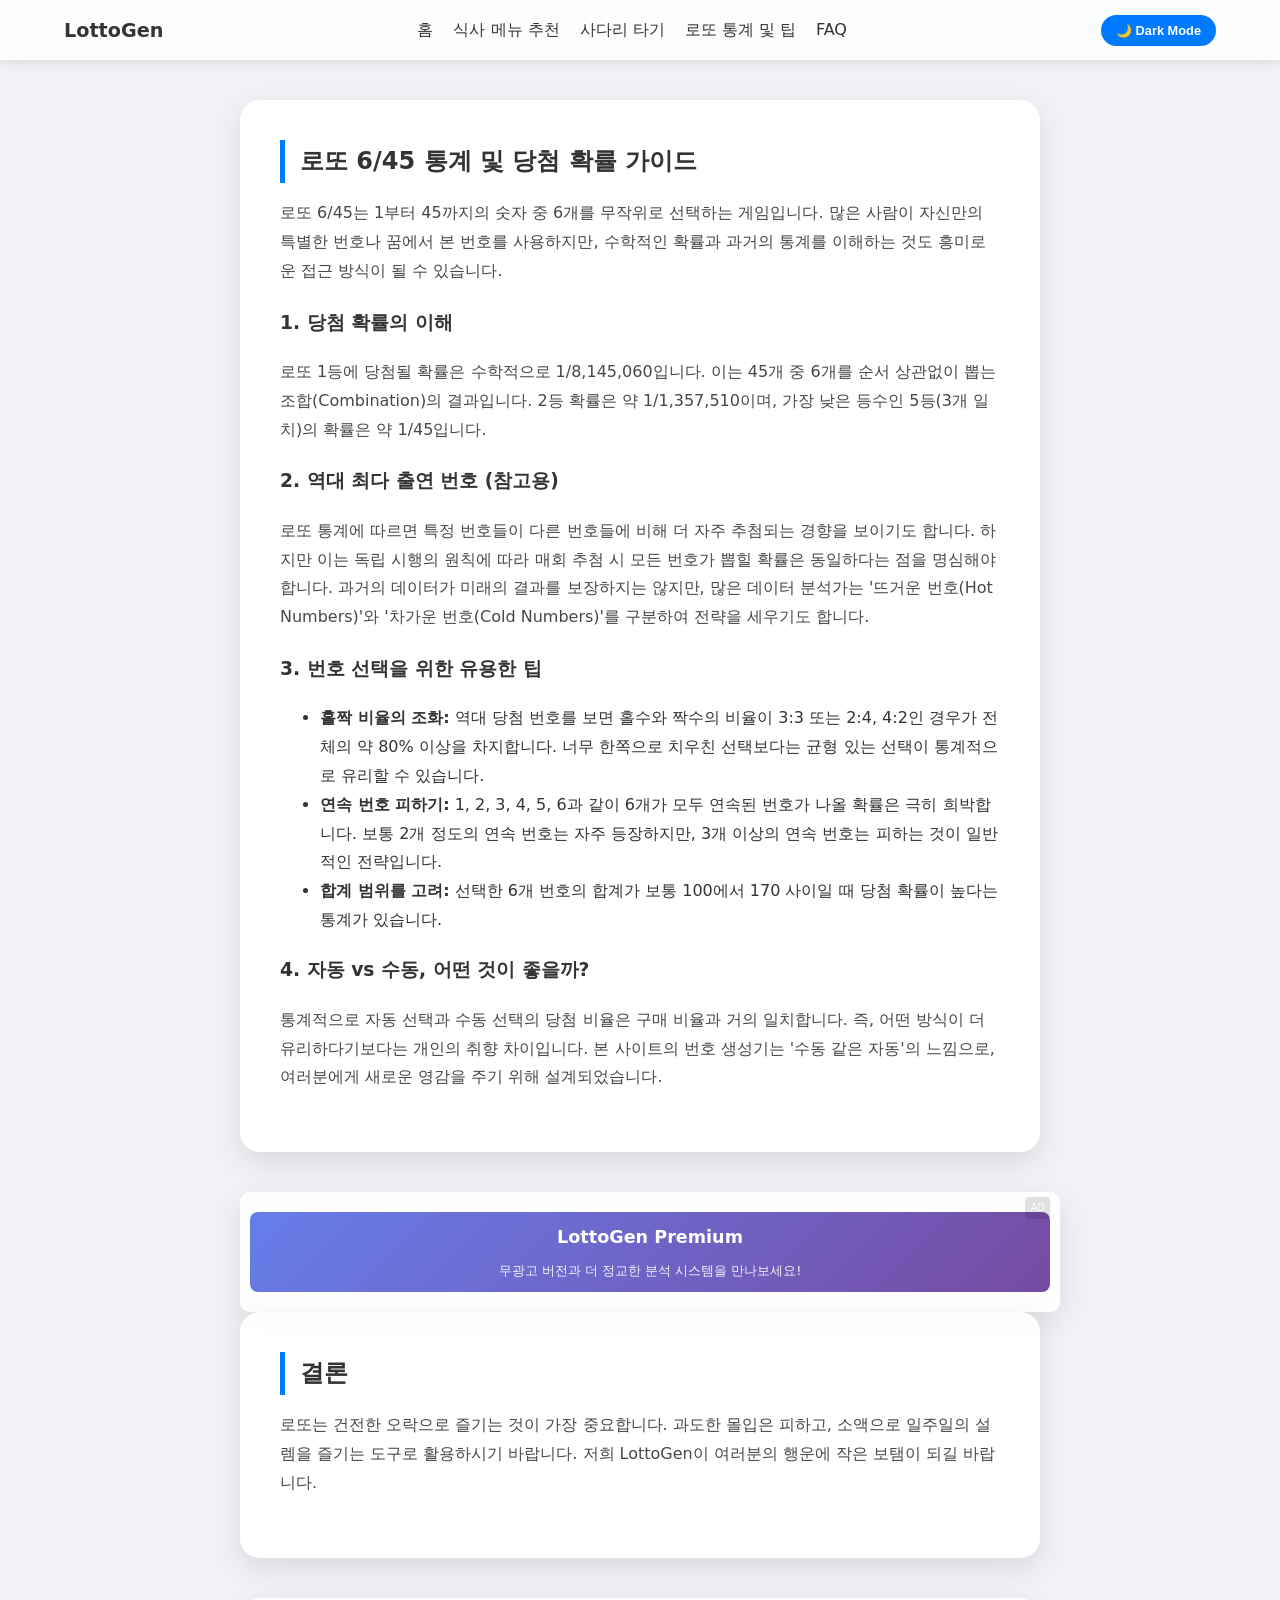
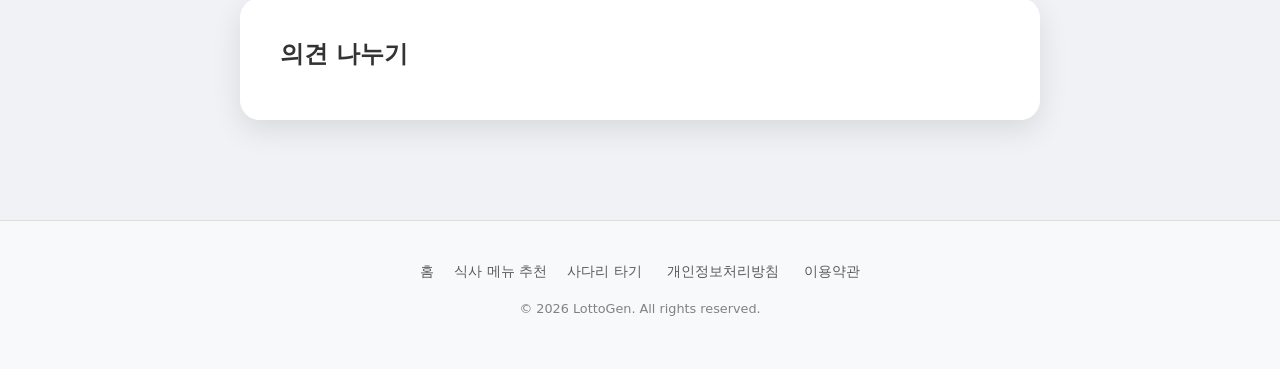
<file: statistics.html>
<!DOCTYPE html>
<html lang="ko">
<head>
    <!-- Google tag (gtag.js) -->
    <script async src="https://www.googletagmanager.com/gtag/js?id=G-FLSQDCXNYJ"></script>
    <script>
      window.dataLayer = window.dataLayer || [];
      function gtag(){dataLayer.push(arguments);}
      gtag('js', new Date());

      gtag('config', 'G-FLSQDCXNYJ');
    </script>
    <meta charset="UTF-8">
    <meta name="viewport" content="width=device-width, initial-scale=1.0, maximum-scale=1.0, user-scalable=no">
    <title>로또 통계 및 번호 선택 팁 - LottoGen</title>
    <meta name="description" content="로또 6/45 당첨 확률, 역대 최다 출연 번호 통계 및 행운의 번호를 선택하는 다양한 전략과 팁을 알아보세요.">
    <link rel="stylesheet" href="style.css">
    <!-- Google AdSense -->
    <script async src="https://pagead2.googlesyndication.com/pagead/js/adsbygoogle.js?client=ca-pub-6583728585614609"
     crossorigin="anonymous"></script>
</head>
<body>
    <nav class="navbar">
        <a href="index.html" class="nav-logo">LottoGen</a>
        <ul class="nav-links">
            <li><a href="index.html">홈</a></li>
            <li><a href="menu.html">식사 메뉴 추천</a></li>
            <li><a href="ladder.html">사다리 타기</a></li>
            <li><a href="statistics.html">로또 통계 및 팁</a></li>
            <li><a href="faq.html">FAQ</a></li>
        </ul>
        <button id="theme-toggle">🌙 Dark Mode</button>
    </nav>

    <main class="container">
        <article class="content-article">
            <div class="article-card">
                <h2>로또 6/45 통계 및 당첨 확률 가이드</h2>
                <p>로또 6/45는 1부터 45까지의 숫자 중 6개를 무작위로 선택하는 게임입니다. 많은 사람이 자신만의 특별한 번호나 꿈에서 본 번호를 사용하지만, 수학적인 확률과 과거의 통계를 이해하는 것도 흥미로운 접근 방식이 될 수 있습니다.</p>
                
                <h3>1. 당첨 확률의 이해</h3>
                <p>로또 1등에 당첨될 확률은 수학적으로 1/8,145,060입니다. 이는 45개 중 6개를 순서 상관없이 뽑는 조합(Combination)의 결과입니다. 2등 확률은 약 1/1,357,510이며, 가장 낮은 등수인 5등(3개 일치)의 확률은 약 1/45입니다.</p>
                
                <h3>2. 역대 최다 출연 번호 (참고용)</h3>
                <p>로또 통계에 따르면 특정 번호들이 다른 번호들에 비해 더 자주 추첨되는 경향을 보이기도 합니다. 하지만 이는 독립 시행의 원칙에 따라 매회 추첨 시 모든 번호가 뽑힐 확률은 동일하다는 점을 명심해야 합니다. 과거의 데이터가 미래의 결과를 보장하지는 않지만, 많은 데이터 분석가는 '뜨거운 번호(Hot Numbers)'와 '차가운 번호(Cold Numbers)'를 구분하여 전략을 세우기도 합니다.</p>
                
                <h3>3. 번호 선택을 위한 유용한 팁</h3>
                <ul>
                    <li><strong>홀짝 비율의 조화:</strong> 역대 당첨 번호를 보면 홀수와 짝수의 비율이 3:3 또는 2:4, 4:2인 경우가 전체의 약 80% 이상을 차지합니다. 너무 한쪽으로 치우친 선택보다는 균형 있는 선택이 통계적으로 유리할 수 있습니다.</li>
                    <li><strong>연속 번호 피하기:</strong> 1, 2, 3, 4, 5, 6과 같이 6개가 모두 연속된 번호가 나올 확률은 극히 희박합니다. 보통 2개 정도의 연속 번호는 자주 등장하지만, 3개 이상의 연속 번호는 피하는 것이 일반적인 전략입니다.</li>
                    <li><strong>합계 범위를 고려:</strong> 선택한 6개 번호의 합계가 보통 100에서 170 사이일 때 당첨 확률이 높다는 통계가 있습니다.</li>
                </ul>

                <h3>4. 자동 vs 수동, 어떤 것이 좋을까?</h3>
                <p>통계적으로 자동 선택과 수동 선택의 당첨 비율은 구매 비율과 거의 일치합니다. 즉, 어떤 방식이 더 유리하다기보다는 개인의 취향 차이입니다. 본 사이트의 번호 생성기는 '수동 같은 자동'의 느낌으로, 여러분에게 새로운 영감을 주기 위해 설계되었습니다.</p>
            </div>

            <!-- Ad Unit Inside Article -->
        <div class="ad-container">
            <a href="#" class="ad-placeholder">
                <span class="ad-tag">AD</span>
                <h4>LottoGen Premium</h4>
                <p>무광고 버전과 더 정교한 분석 시스템을 만나보세요!</p>
            </a>
        </div>

            <div class="article-card">
                <h2>결론</h2>
                <p>로또는 건전한 오락으로 즐기는 것이 가장 중요합니다. 과도한 몰입은 피하고, 소액으로 일주일의 설렘을 즐기는 도구로 활용하시기 바랍니다. 저희 LottoGen이 여러분의 행운에 작은 보탬이 되길 바랍니다.</p>
            </div>
        </article>

        <section class="comments-section">
            <div class="comments-card">
                <h2>의견 나누기</h2>
                <div id="disqus_thread"></div>
                <script>
                    (function() { 
                    var d = document, s = d.createElement('script');
                    s.src = 'https://comeacross21.disqus.com/embed.js';
                    s.setAttribute('data-timestamp', +new Date());
                    (d.head || d.body).appendChild(s);
                    })();
                </script>
            </div>
        </section>
    </main>

    <footer class="site-footer">
        <div class="footer-links">
            <a href="index.html">홈</a><a href="menu.html">식사 메뉴 추천</a><a href="ladder.html">사다리 타기</a>
            <a href="privacy.html">개인정보처리방침</a>
            <a href="terms.html">이용약관</a>
        </div>
        <p class="copyright">&copy; 2026 LottoGen. All rights reserved.</p>
    </footer>

    <script src="main.js"></script>
</body>
</html>
</file>
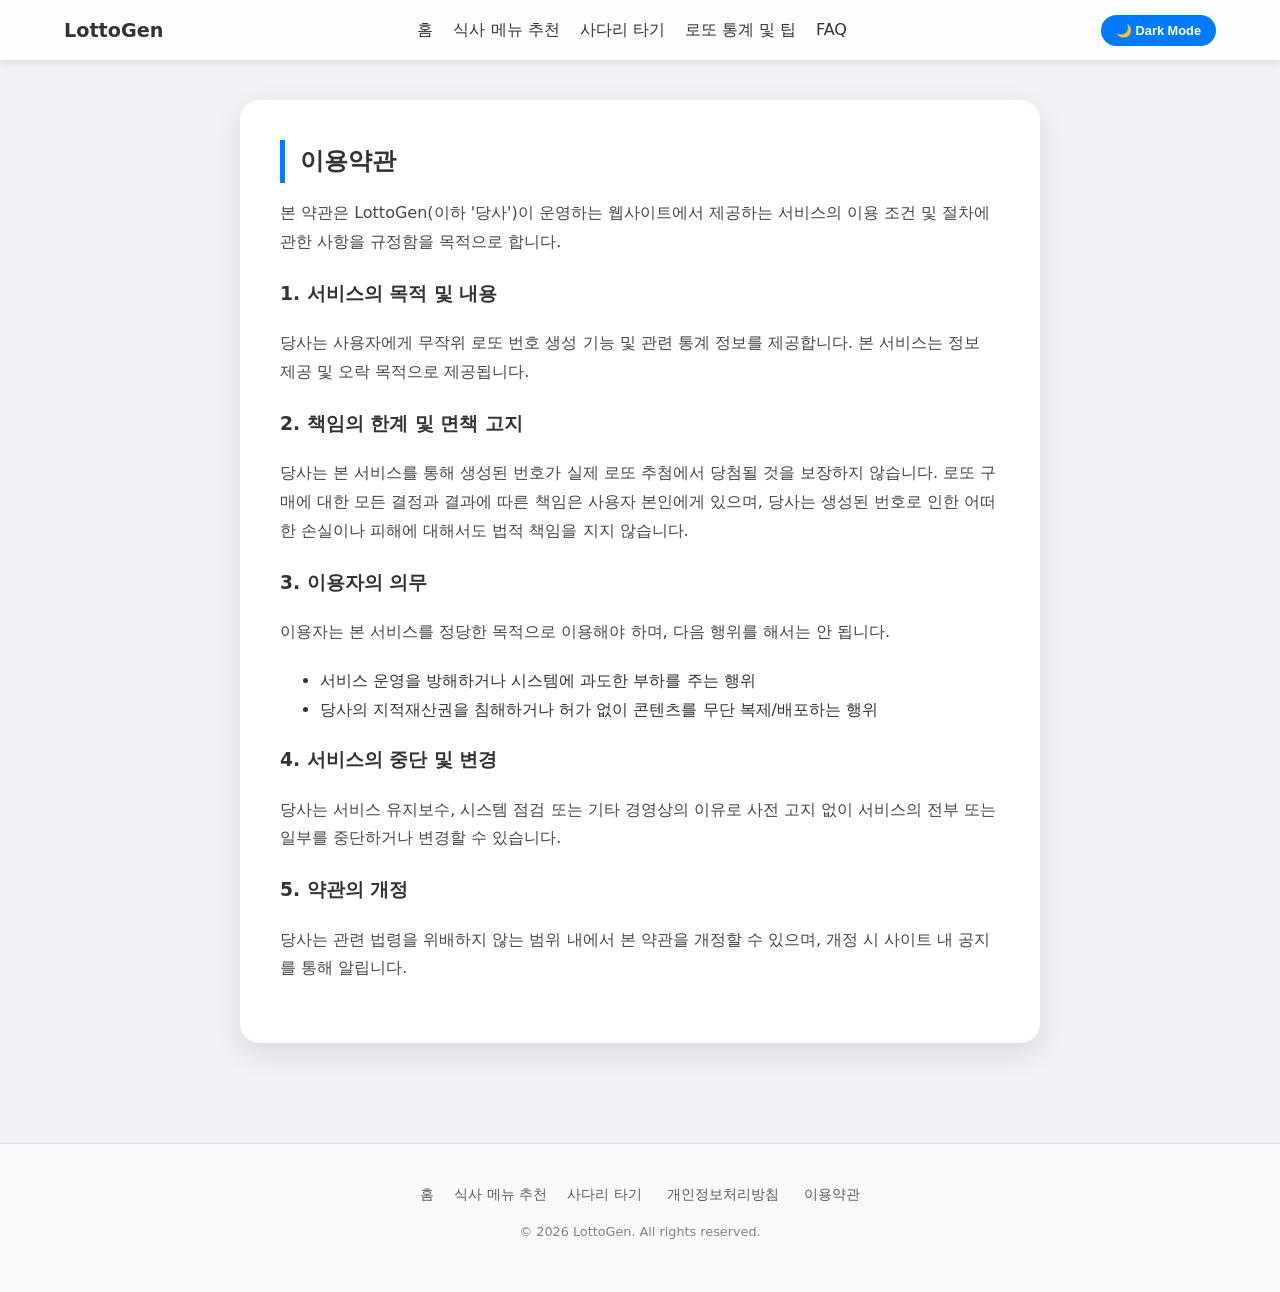
<file: terms.html>
<!DOCTYPE html>
<html lang="ko">
<head>
    <!-- Google tag (gtag.js) -->
    <script async src="https://www.googletagmanager.com/gtag/js?id=G-FLSQDCXNYJ"></script>
    <script>
      window.dataLayer = window.dataLayer || [];
      function gtag(){dataLayer.push(arguments);}
      gtag('js', new Date());

      gtag('config', 'G-FLSQDCXNYJ');
    </script>
    <meta charset="UTF-8">
    <meta name="viewport" content="width=device-width, initial-scale=1.0, maximum-scale=1.0, user-scalable=no">
    <title>이용약관 - LottoGen</title>
    <link rel="stylesheet" href="style.css">
    <!-- Google AdSense -->
    <script async src="https://pagead2.googlesyndication.com/pagead/js/adsbygoogle.js?client=ca-pub-6583728585614609"
     crossorigin="anonymous"></script>
</head>
<body>
    <nav class="navbar">
        <a href="index.html" class="nav-logo">LottoGen</a>
        <ul class="nav-links">
            <li><a href="index.html">홈</a></li>
            <li><a href="menu.html">식사 메뉴 추천</a></li>
            <li><a href="ladder.html">사다리 타기</a></li>
            <li><a href="statistics.html">로또 통계 및 팁</a></li>
            <li><a href="faq.html">FAQ</a></li>
        </ul>
        <button id="theme-toggle">🌙 Dark Mode</button>
    </nav>

    <main class="container">
        <article class="content-article">
            <div class="article-card">
                <h2>이용약관</h2>
                <p>본 약관은 LottoGen(이하 '당사')이 운영하는 웹사이트에서 제공하는 서비스의 이용 조건 및 절차에 관한 사항을 규정함을 목적으로 합니다.</p>

                <h3>1. 서비스의 목적 및 내용</h3>
                <p>당사는 사용자에게 무작위 로또 번호 생성 기능 및 관련 통계 정보를 제공합니다. 본 서비스는 정보 제공 및 오락 목적으로 제공됩니다.</p>

                <h3>2. 책임의 한계 및 면책 고지</h3>
                <p>당사는 본 서비스를 통해 생성된 번호가 실제 로또 추첨에서 당첨될 것을 보장하지 않습니다. 로또 구매에 대한 모든 결정과 결과에 따른 책임은 사용자 본인에게 있으며, 당사는 생성된 번호로 인한 어떠한 손실이나 피해에 대해서도 법적 책임을 지지 않습니다.</p>

                <h3>3. 이용자의 의무</h3>
                <p>이용자는 본 서비스를 정당한 목적으로 이용해야 하며, 다음 행위를 해서는 안 됩니다.</p>
                <ul>
                    <li>서비스 운영을 방해하거나 시스템에 과도한 부하를 주는 행위</li>
                    <li>당사의 지적재산권을 침해하거나 허가 없이 콘텐츠를 무단 복제/배포하는 행위</li>
                </ul>

                <h3>4. 서비스의 중단 및 변경</h3>
                <p>당사는 서비스 유지보수, 시스템 점검 또는 기타 경영상의 이유로 사전 고지 없이 서비스의 전부 또는 일부를 중단하거나 변경할 수 있습니다.</p>

                <h3>5. 약관의 개정</h3>
                <p>당사는 관련 법령을 위배하지 않는 범위 내에서 본 약관을 개정할 수 있으며, 개정 시 사이트 내 공지를 통해 알립니다.</p>
            </div>
        </article>
    </main>

    <footer class="site-footer">
        <div class="footer-links">
            <a href="index.html">홈</a><a href="menu.html">식사 메뉴 추천</a><a href="ladder.html">사다리 타기</a>
            <a href="privacy.html">개인정보처리방침</a>
            <a href="terms.html">이용약관</a>
        </div>
        <p class="copyright">&copy; 2026 LottoGen. All rights reserved.</p>
    </footer>

    <script src="main.js"></script>
</body>
</html>
</file>
<file: style.css>
:root {
    --bg-color: #f0f2f5;
    --text-color: #333;
    --link-color: #007bff;
    --machine-bg: rgba(255, 255, 255, 0.9);
    --ball-bg: #eee;
    --btn-bg: #007bff;
    --btn-hover: #0056b3;
    --input-bg: #fff;
    --input-border: #ddd;
    --form-card-bg: rgba(255, 255, 255, 0.95);
    --shadow: 0 10px 30px rgba(0, 0, 0, 0.1);
    --nav-bg: rgba(255, 255, 255, 0.8);
    --footer-bg: #f8f9fa;
}

body.dark-mode {
    --bg-color: #1a1a1a;
    --text-color: #f0f2f5;
    --link-color: #4da3ff;
    --machine-bg: rgba(45, 45, 45, 0.9);
    --ball-bg: #444;
    --btn-bg: #375a7f;
    --btn-hover: #2b4764;
    --input-bg: #2d2d2d;
    --input-border: #444;
    --form-card-bg: rgba(35, 35, 35, 0.95);
    --shadow: 0 10px 30px rgba(0, 0, 0, 0.5);
    --nav-bg: rgba(45, 45, 45, 0.8);
    --footer-bg: #222;
}

body {
    font-family: 'Pretendard', -apple-system, BlinkMacSystemFont, system-ui, Roboto, sans-serif;
    background-color: var(--bg-color);
    margin: 0;
    transition: background-color 0.3s ease, color 0.3s ease;
    color: var(--text-color);
    min-height: 100vh;
    display: flex;
    flex-direction: column;
}

a {
    color: var(--link-color);
    text-decoration: none;
    transition: color 0.3s ease;
}

a:hover {
    color: var(--btn-hover);
}

#falling-coins-canvas {
    position: fixed;
    top: 0;
    left: 0;
    width: 100%;
    height: 100%;
    z-index: -1;
}

/* Navigation Bar */
.navbar {
    position: relative;
    width: 100%;
    min-height: 60px;
    background: var(--nav-bg);
    backdrop-filter: blur(10px);
    display: flex;
    justify-content: space-between;
    align-items: center;
    padding: 0 5%;
    box-sizing: border-box;
    z-index: 1000;
    box-shadow: 0 2px 10px rgba(0,0,0,0.1);
}

.nav-logo {
    font-weight: bold;
    font-size: 1.2rem;
    color: var(--text-color);
    text-decoration: none;
}

.nav-links {
    display: flex;
    gap: 20px;
    list-style: none;
    margin: 0;
    padding: 0;
}

.nav-links a {
    text-decoration: none;
    color: var(--text-color);
    font-weight: 500;
    transition: color 0.3s ease;
}

.nav-links a:hover {
    color: var(--link-color);
}

#theme-toggle {
    padding: 8px 15px;
    border-radius: 20px;
    border: none;
    background-color: var(--btn-bg);
    color: white;
    cursor: pointer;
    font-weight: bold;
    font-size: 0.8rem;
    transition: background-color 0.3s ease;
}

#theme-toggle:hover {
    background-color: var(--btn-hover);
}

.container {
    flex: 1;
    display: flex;
    flex-direction: column;
    align-items: center;
    padding: 40px 20px 60px;
    gap: 0;
}

.lotto-machine {
    text-align: center;
    background: var(--machine-bg);
    padding: 50px 40px;
    border-radius: 30px;
    box-shadow: var(--shadow);
    width: 100%;
    max-width: 800px;
    backdrop-filter: blur(15px);
    border: 1px solid rgba(255, 255, 255, 0.1);
    margin-bottom: 0;
}

h1 {
    margin-bottom: 20px;
    font-size: 2.5rem;
}

.lotto-machine .subtitle {
    margin-bottom: 40px;
    opacity: 0.8;
    font-size: 1.1rem;
}

.animation-container {
    min-height: 200px;
    margin-bottom: 40px;
    display: flex;
    flex-direction: column;
    align-items: center;
    justify-content: center;
    height: auto;
}

.lotto-numbers {
    display: flex;
    justify-content: center;
    gap: 15px;
    width: 100%;
}

.lotto-ball {
    width: 60px;
    height: 60px;
    border-radius: 50%;
    background-color: var(--ball-bg);
    display: flex;
    justify-content: center;
    align-items: center;
    font-size: 24px;
    font-weight: bold;
    color: var(--text-color);
    box-shadow: inset 0 -5px 10px rgba(0, 0, 0, 0.1);
    opacity: 0;
    transform: translateY(50px);
    transition: opacity 0.5s ease, transform 0.5s ease, background-color 0.3s ease, color 0.3s ease;
}

#generate-btn {
    padding: 15px 30px;
    font-size: 18px;
    color: #fff;
    background-color: var(--btn-bg);
    border: none;
    border-radius: 10px;
    cursor: pointer;
    transition: background-color 0.3s ease, transform 0.1s active;
    box-shadow: 0 4px 15px rgba(0, 123, 255, 0.3);
}

#generate-btn:hover {
    background-color: var(--btn-hover);
    transform: translateY(-2px);
}

#generate-btn:active {
    transform: translateY(0) scale(0.98);
}

/* Text Content Sections */
.intro-text, .content-article {
    width: 100%;
    max-width: 800px;
    line-height: 1.8;
    text-align: left;
}

.intro-text h2, .content-article h2 {
    font-size: 2rem;
    margin-bottom: 20px;
    border-left: 5px solid var(--btn-bg);
    padding-left: 15px;
}

.intro-text p, .content-article p {
    margin-bottom: 20px;
    opacity: 0.9;
}

/* Partnership Section Styles */
.partnership-section, .comments-section {
    width: 100%;
    max-width: 800px;
}

.form-card, .comments-card, .article-card {
    background: var(--form-card-bg);
    padding: 40px;
    border-radius: 20px;
    box-shadow: var(--shadow);
    backdrop-filter: blur(10px);
    margin-bottom: 40px;
}

.form-card h2, .comments-card h2, .article-card h2 {
    margin-top: 0;
    margin-bottom: 10px;
    font-size: 24px;
}

.form-group {
    margin-bottom: 20px;
    text-align: left;
}

.form-group label {
    display: block;
    margin-bottom: 8px;
    font-weight: bold;
    font-size: 14px;
}

.form-group input, 
.form-group textarea {
    width: 100%;
    padding: 12px;
    border: 1px solid var(--input-border);
    border-radius: 8px;
    background-color: var(--input-bg);
    color: var(--text-color);
    font-family: inherit;
    font-size: 16px;
    box-sizing: border-box;
    transition: border-color 0.3s ease, box-shadow 0.3s ease;
}

.submit-btn {
    width: 100%;
    padding: 15px;
    background-color: var(--btn-bg);
    color: white;
    border: none;
    border-radius: 8px;
    font-size: 18px;
    font-weight: bold;
    cursor: pointer;
}

/* Ad Container Styles */
.ad-container {
    width: 100%;
    max-width: 800px;
    background: var(--machine-bg);
    border-radius: 10px;
    overflow: hidden;
    padding: 10px;
    box-shadow: var(--shadow);
    backdrop-filter: blur(10px);
    display: flex;
    justify-content: center;
    align-items: center;
    min-height: 100px;
    position: relative;
}

.ad-placeholder {
    width: 100%;
    height: 100%;
    min-height: 80px;
    background: linear-gradient(135deg, #667eea 0%, #764ba2 100%);
    border-radius: 8px;
    display: flex;
    flex-direction: column;
    justify-content: center;
    align-items: center;
    color: white;
    text-align: center;
    text-decoration: none;
    transition: transform 0.3s ease;
}

.ad-placeholder:hover {
    transform: scale(1.01);
}

.ad-placeholder .ad-tag {
    position: absolute;
    top: 5px;
    right: 10px;
    font-size: 10px;
    opacity: 0.6;
    background: rgba(0,0,0,0.2);
    padding: 2px 5px;
    border-radius: 3px;
}

.ad-placeholder h4 {
    margin: 0 0 5px 0;
    font-size: 1.1rem;
}

.ad-placeholder p {
    margin: 0;
    font-size: 0.8rem;
    opacity: 0.9;
}

/* Footer Styles */
.site-footer {
    background: var(--footer-bg);
    padding: 40px 20px;
    text-align: center;
    margin-top: auto;
    border-top: 1px solid var(--input-border);
}

.footer-links {
    margin-bottom: 20px;
}

.footer-links a {
    text-decoration: none;
    color: var(--text-color);
    margin: 0 10px;
    font-size: 0.9rem;
    opacity: 0.8;
}

.footer-links a:hover {
    opacity: 1;
    color: var(--link-color);
}

.copyright {
    font-size: 0.8rem;
    opacity: 0.6;
}

/* FAQ Styles */
.faq-list {
    text-align: left;
}

.faq-item {
    margin-bottom: 30px;
}

.faq-item h3 {
    color: var(--btn-bg);
    margin-bottom: 10px;
}

@media (max-width: 480px) {
    .navbar {
        padding: 15px;
        flex-direction: column;
        height: auto;
        position: relative;
    }
    .nav-logo {
        margin-bottom: 10px;
    }
    .nav-links {
        display: flex;
        flex-wrap: wrap;
        justify-content: center;
        gap: 10px;
        margin-bottom: 15px;
    }
    .nav-links li {
        margin: 0;
    }
    .nav-links a {
        font-size: 0.85rem;
    }
    .lotto-ball {
        width: 35px;
        height: 35px;
        font-size: 14px;
        flex-shrink: 0;
    }
    .lotto-numbers {
        gap: 5px;
        flex-wrap: nowrap;
    }
    .lotto-machine, .form-card, .comments-card, .article-card, .ad-container, .partnership-section, .comments-section {
        padding: 20px 15px;
        width: 100%;
        box-sizing: border-box;
        max-width: 100%;
        border-radius: 20px;
        margin-left: 0;
        margin-right: 0;
    }
    #lotto-container .lotto-machine {
        padding: 0.2cm 5px;
    }
    .animation-container {
        width: 100%;
        padding: 0;
    }
    h1 {
        font-size: 1.5rem;
    }
    .container {
        padding: 20px 10px 60px;
        gap: 0;
        width: 100%;
        box-sizing: border-box;
        overflow-x: hidden;
    }
    /* Ladder specific mobile fixes */
    .input-grid {
        grid-template-columns: 1fr;
    }
    .ladder-setup div[style*="grid-template-columns"] {
        grid-template-columns: 1fr !important;
        gap: 20px !important;
    }
}
</file>
